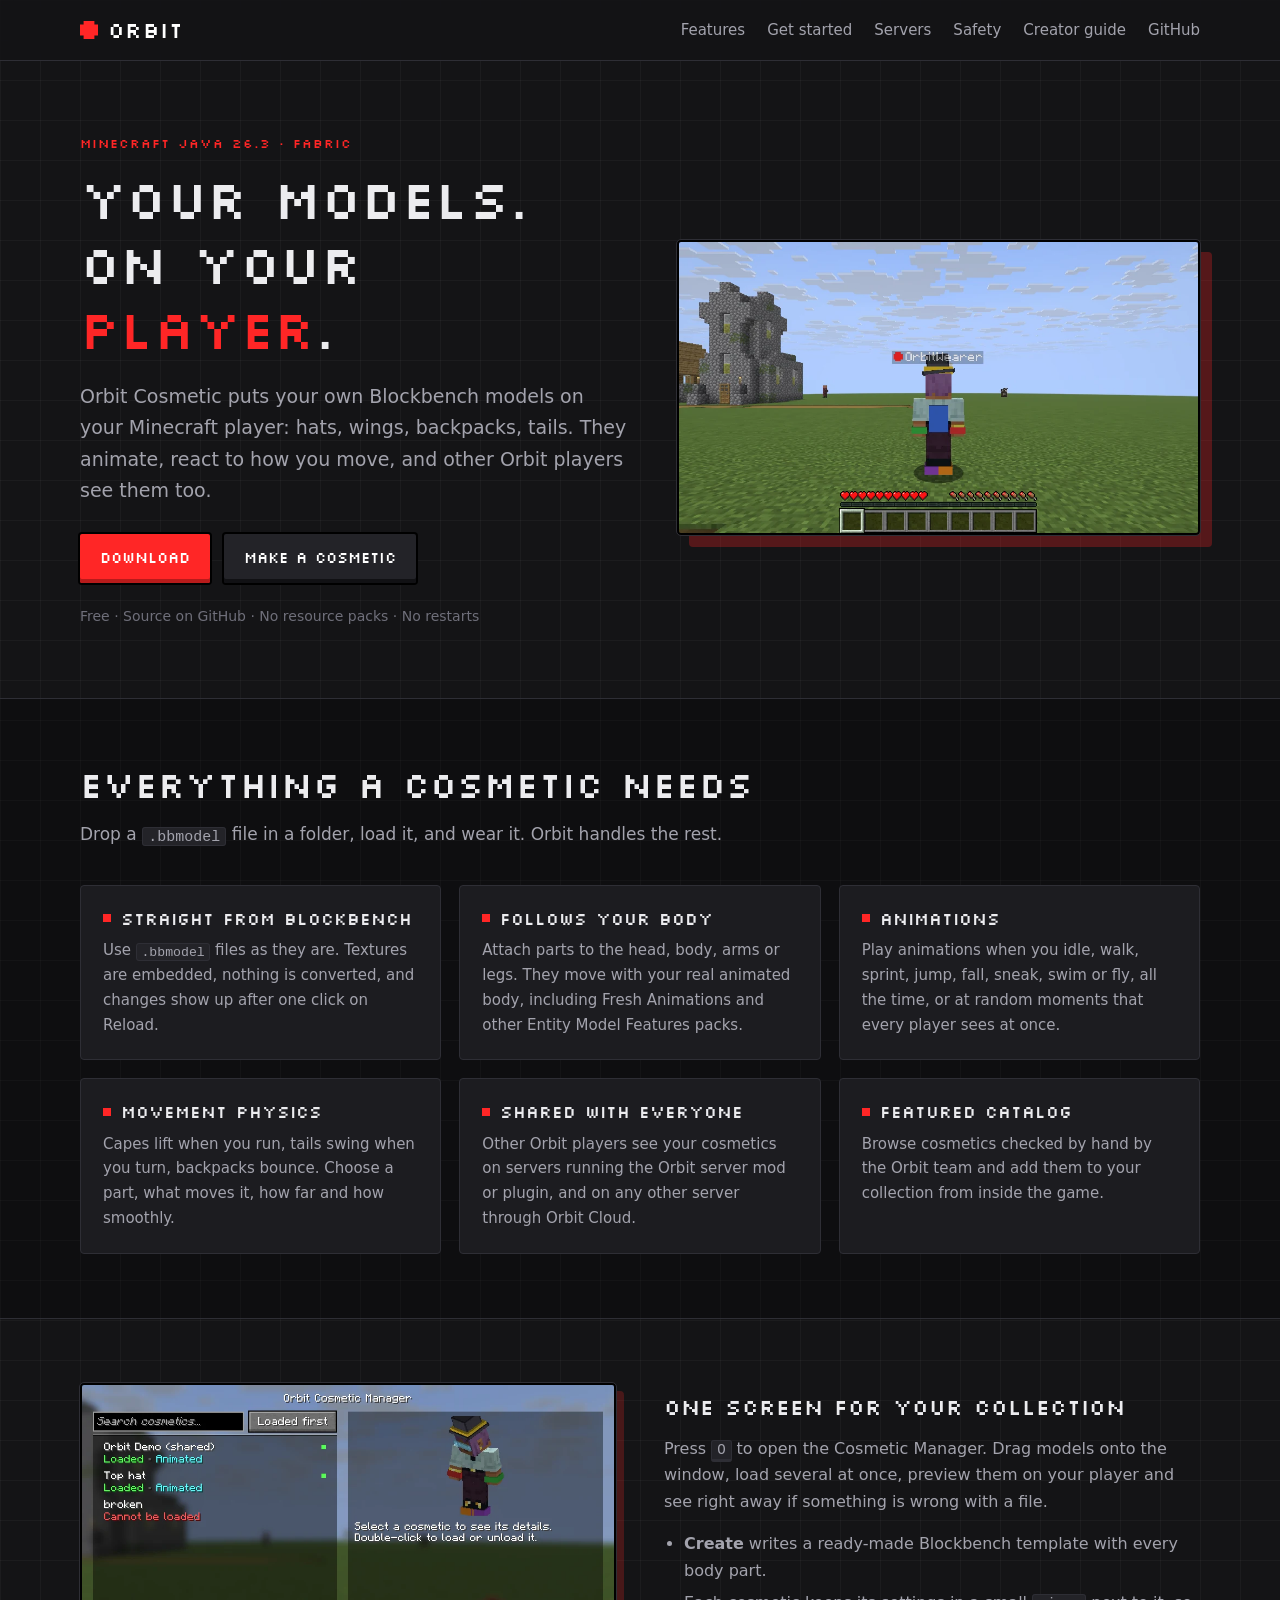
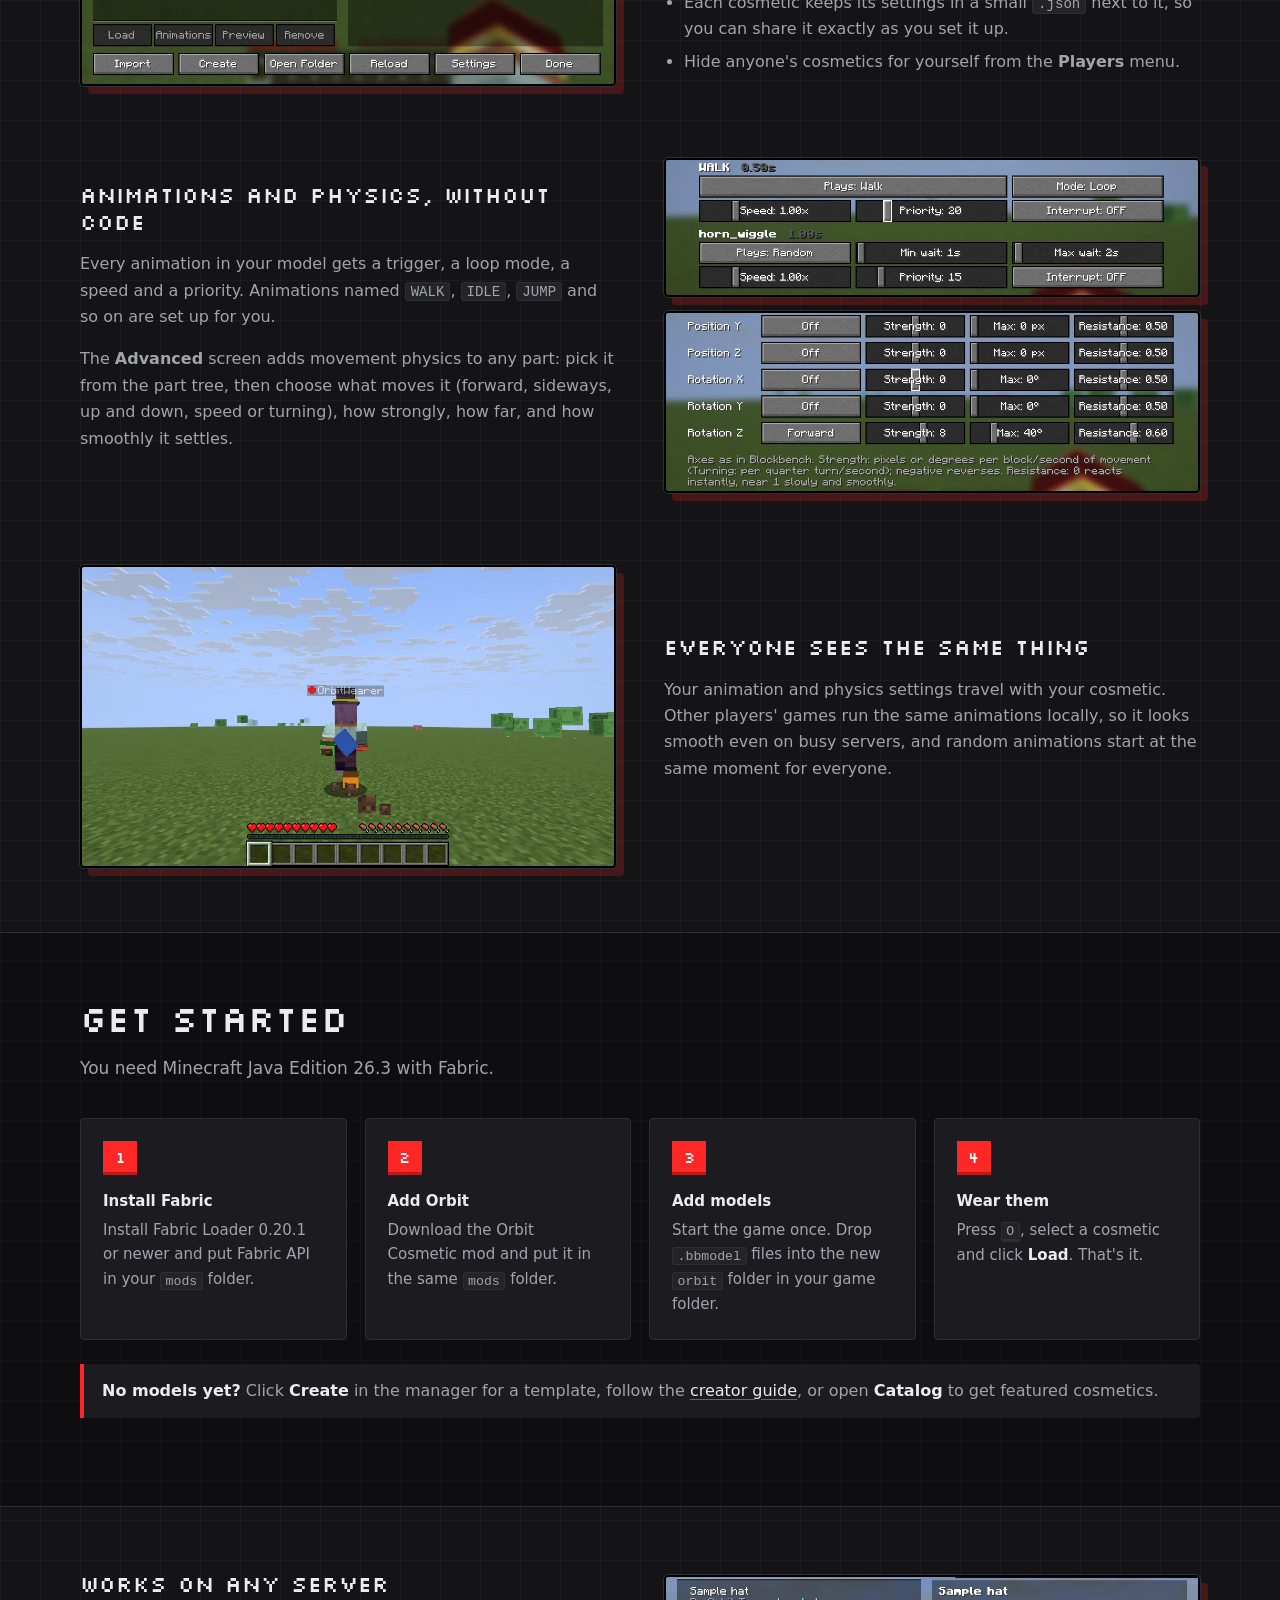
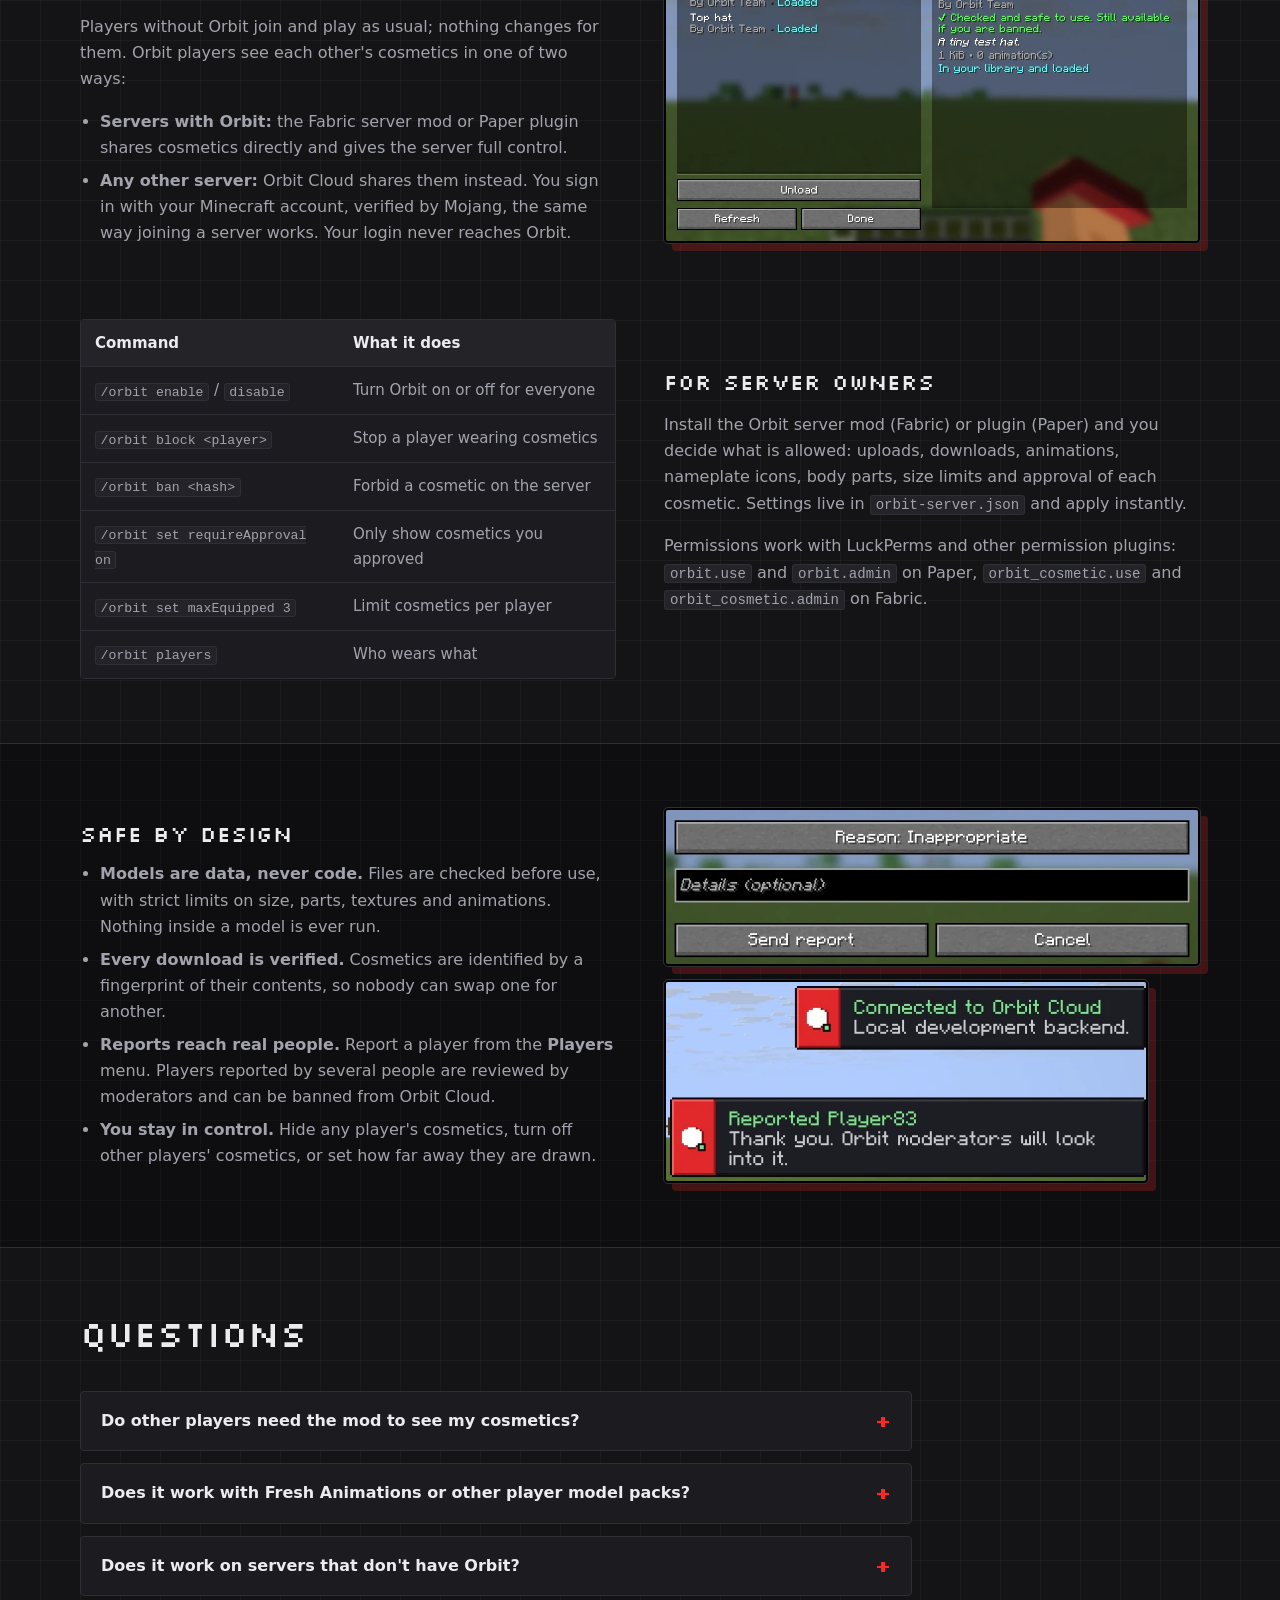
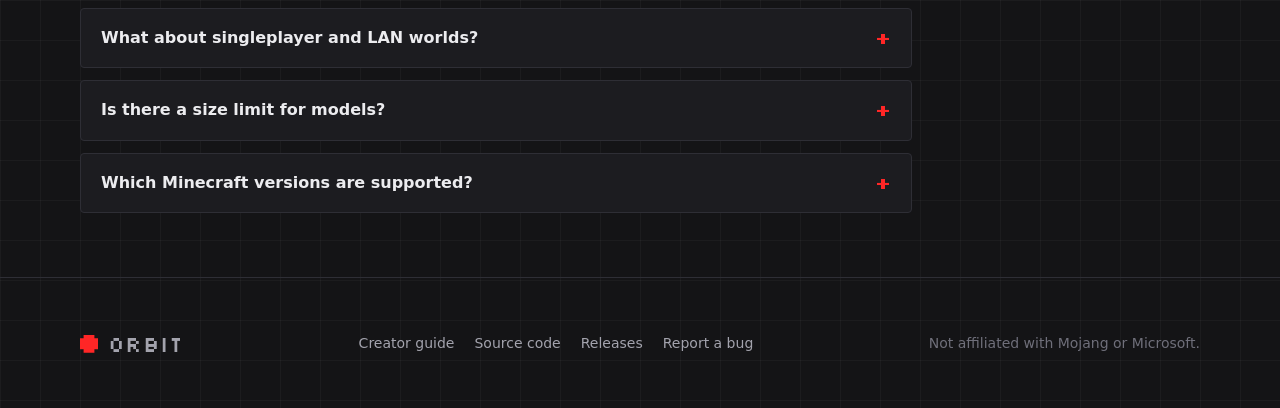
<file: website/index.html>
<!doctype html>
<html lang="en">
<head>
	<meta charset="utf-8">
	<meta name="viewport" content="width=device-width, initial-scale=1">
	<title>Orbit Cosmetic – Blockbench cosmetics for Minecraft</title>
	<meta name="description" content="Wear your own Blockbench cosmetics in Minecraft Java 26.3: animated, physics-driven, and shared with other players. Fabric mod with a Fabric server mod and Paper plugin.">
	<meta name="theme-color" content="#141416">
	<link rel="canonical" href="https://orbitcosmetics.qd.je/">
	<meta property="og:type" content="website">
	<meta property="og:title" content="Orbit Cosmetic">
	<meta property="og:description" content="Wear your own Blockbench cosmetics in Minecraft: animated, physics-driven, and shared with other players.">
	<meta property="og:url" content="https://orbitcosmetics.qd.je/">
	<meta property="og:image" content="https://orbitcosmetics.qd.je/assets/img/social.png">
	<meta name="twitter:card" content="summary_large_image">
	<link rel="icon" type="image/png" sizes="32x32" href="assets/img/icon-32.png">
	<link rel="apple-touch-icon" href="assets/img/icon-180.png">
	<link rel="preconnect" href="https://fonts.googleapis.com">
	<link rel="preconnect" href="https://fonts.gstatic.com" crossorigin>
	<link rel="stylesheet" href="https://fonts.googleapis.com/css2?family=Silkscreen&display=swap">
	<link rel="stylesheet" href="assets/style.css">
</head>
<body>
	<header class="site-header">
		<div class="wrap">
			<a class="logo" href="./"><span class="dot" aria-hidden="true"></span>Orbit</a>
			<button class="nav-toggle" aria-expanded="false" aria-controls="nav">Menu</button>
			<nav class="nav" id="nav">
				<a href="#features">Features</a>
				<a href="#start">Get started</a>
				<a href="#servers">Servers</a>
				<a href="#safety">Safety</a>
				<a href="guide.html">Creator guide</a>
				<a href="https://github.com/ImNinnn/Orbit-Cosmetics">GitHub</a>
			</nav>
		</div>
	</header>

	<main>
		<section class="hero">
			<div class="wrap">
				<div>
					<p class="eyebrow">Minecraft Java 26.3 · Fabric</p>
					<h1>Your models.<br>On your <span class="accent">player</span>.</h1>
					<p class="lead">Orbit Cosmetic puts your own Blockbench models on your Minecraft player: hats, wings, backpacks, tails. They animate, react to how you move, and other Orbit players see them too.</p>
					<div class="button-row">
						<a class="button" href="https://github.com/ImNinnn/Orbit-Cosmetics/releases">Download</a>
						<a class="button secondary" href="guide.html">Make a cosmetic</a>
					</div>
					<p class="meta">Free · Source on GitHub · No resource packs · No restarts</p>
				</div>
				<img class="shot" src="assets/img/hero.webp" width="960" height="540" alt="A Minecraft player wearing a top hat, coloured gloves and boots made in Blockbench, with the Orbit dot before their name.">
			</div>
		</section>

		<section id="features" class="band">
			<div class="wrap">
				<div class="section-head">
					<h2>Everything a cosmetic needs</h2>
					<p>Drop a <code>.bbmodel</code> file in a folder, load it, and wear it. Orbit handles the rest.</p>
				</div>
				<div class="features">
					<div class="card">
						<h3>Straight from Blockbench</h3>
						<p>Use <code>.bbmodel</code> files as they are. Textures are embedded, nothing is converted, and changes show up after one click on Reload.</p>
					</div>
					<div class="card">
						<h3>Follows your body</h3>
						<p>Attach parts to the head, body, arms or legs. They move with your real animated body, including Fresh Animations and other Entity Model Features packs.</p>
					</div>
					<div class="card">
						<h3>Animations</h3>
						<p>Play animations when you idle, walk, sprint, jump, fall, sneak, swim or fly, all the time, or at random moments that every player sees at once.</p>
					</div>
					<div class="card">
						<h3>Movement physics</h3>
						<p>Capes lift when you run, tails swing when you turn, backpacks bounce. Choose a part, what moves it, how far and how smoothly.</p>
					</div>
					<div class="card">
						<h3>Shared with everyone</h3>
						<p>Other Orbit players see your cosmetics on servers running the Orbit server mod or plugin, and on any other server through Orbit Cloud.</p>
					</div>
					<div class="card">
						<h3>Featured catalog</h3>
						<p>Browse cosmetics checked by hand by the Orbit team and add them to your collection from inside the game.</p>
					</div>
				</div>
			</div>
		</section>

		<section>
			<div class="wrap">
				<div class="split">
					<img class="shot" src="assets/img/manager.webp" width="960" height="540" loading="lazy" alt="The Orbit Cosmetic Manager: a list of cosmetics with their status, and a live preview of the player.">
					<div>
						<h3>One screen for your collection</h3>
						<p>Press <kbd>O</kbd> to open the Cosmetic Manager. Drag models onto the window, load several at once, preview them on your player and see right away if something is wrong with a file.</p>
						<ul>
							<li><strong>Create</strong> writes a ready-made Blockbench template with every body part.</li>
							<li>Each cosmetic keeps its settings in a small <code>.json</code> next to it, so you can share it exactly as you set it up.</li>
							<li>Hide anyone's cosmetics for yourself from the <strong>Players</strong> menu.</li>
						</ul>
					</div>
				</div>
				<div class="split flip">
					<div class="stack">
						<img class="shot" src="assets/img/animations.webp" width="960" height="244" loading="lazy" alt="Animation settings: a walk animation set to play while walking, and a random animation with a wait of one to two seconds.">
						<img class="shot" src="assets/img/physics.webp" width="960" height="320" loading="lazy" alt="Physics settings for a part: rotation Z moves with forward speed, strength 8, maximum 40 degrees, resistance 0.6.">
					</div>
					<div>
						<h3>Animations and physics, without code</h3>
						<p>Every animation in your model gets a trigger, a loop mode, a speed and a priority. Animations named <code>WALK</code>, <code>IDLE</code>, <code>JUMP</code> and so on are set up for you.</p>
						<p>The <strong>Advanced</strong> screen adds movement physics to any part: pick it from the part tree, then choose what moves it (forward, sideways, up and down, speed or turning), how strongly, how far, and how smoothly it settles.</p>
					</div>
				</div>
				<div class="split">
					<img class="shot" src="assets/img/physics-running.webp" width="960" height="540" loading="lazy" alt="A player running away from the camera; their backpack tilts with the movement.">
					<div>
						<h3>Everyone sees the same thing</h3>
						<p>Your animation and physics settings travel with your cosmetic. Other players' games run the same animations locally, so it looks smooth even on busy servers, and random animations start at the same moment for everyone.</p>
					</div>
				</div>
			</div>
		</section>

		<section id="start" class="band">
			<div class="wrap">
				<div class="section-head">
					<h2>Get started</h2>
					<p>You need Minecraft Java Edition 26.3 with Fabric.</p>
				</div>
				<ol class="steps">
					<li><strong>Install Fabric</strong>Install Fabric Loader 0.20.1 or newer and put Fabric API in your <code>mods</code> folder.</li>
					<li><strong>Add Orbit</strong>Download the Orbit Cosmetic mod and put it in the same <code>mods</code> folder.</li>
					<li><strong>Add models</strong>Start the game once. Drop <code>.bbmodel</code> files into the new <code>orbit</code> folder in your game folder.</li>
					<li><strong>Wear them</strong>Press <kbd>O</kbd>, select a cosmetic and click <strong>Load</strong>. That's it.</li>
				</ol>
				<div class="note"><strong>No models yet?</strong> Click <strong>Create</strong> in the manager for a template, follow the <a href="guide.html">creator guide</a>, or open <strong>Catalog</strong> to get featured cosmetics.</div>
			</div>
		</section>

		<section id="servers">
			<div class="wrap">
				<div class="split flip">
					<img class="shot" src="assets/img/catalog.webp" width="960" height="478" loading="lazy" alt="The Featured Catalog in game, with a sample hat that is checked and safe to use, and a notification that it was downloaded.">
					<div>
						<h3>Works on any server</h3>
						<p>Players without Orbit join and play as usual; nothing changes for them. Orbit players see each other's cosmetics in one of two ways:</p>
						<ul>
							<li><strong>Servers with Orbit:</strong> the Fabric server mod or Paper plugin shares cosmetics directly and gives the server full control.</li>
							<li><strong>Any other server:</strong> Orbit Cloud shares them instead. You sign in with your Minecraft account, verified by Mojang, the same way joining a server works. Your login never reaches Orbit.</li>
						</ul>
					</div>
				</div>
				<div class="split">
					<div class="table-wrap">
						<table>
							<thead><tr><th>Command</th><th>What it does</th></tr></thead>
							<tbody>
								<tr><td><code>/orbit enable</code> / <code>disable</code></td><td>Turn Orbit on or off for everyone</td></tr>
								<tr><td><code>/orbit block &lt;player&gt;</code></td><td>Stop a player wearing cosmetics</td></tr>
								<tr><td><code>/orbit ban &lt;hash&gt;</code></td><td>Forbid a cosmetic on the server</td></tr>
								<tr><td><code>/orbit set requireApproval on</code></td><td>Only show cosmetics you approved</td></tr>
								<tr><td><code>/orbit set maxEquipped 3</code></td><td>Limit cosmetics per player</td></tr>
								<tr><td><code>/orbit players</code></td><td>Who wears what</td></tr>
							</tbody>
						</table>
					</div>
					<div>
						<h3>For server owners</h3>
						<p>Install the Orbit server mod (Fabric) or plugin (Paper) and you decide what is allowed: uploads, downloads, animations, nameplate icons, body parts, size limits and approval of each cosmetic. Settings live in <code>orbit-server.json</code> and apply instantly.</p>
						<p>Permissions work with LuckPerms and other permission plugins: <code>orbit.use</code> and <code>orbit.admin</code> on Paper, <code>orbit_cosmetic.use</code> and <code>orbit_cosmetic.admin</code> on Fabric.</p>
					</div>
				</div>
			</div>
		</section>

		<section id="safety" class="band">
			<div class="wrap">
				<div class="split">
					<div>
						<h3>Safe by design</h3>
						<ul>
							<li><strong>Models are data, never code.</strong> Files are checked before use, with strict limits on size, parts, textures and animations. Nothing inside a model is ever run.</li>
							<li><strong>Every download is verified.</strong> Cosmetics are identified by a fingerprint of their contents, so nobody can swap one for another.</li>
							<li><strong>Reports reach real people.</strong> Report a player from the <strong>Players</strong> menu. Players reported by several people are reviewed by moderators and can be banned from Orbit Cloud.</li>
							<li><strong>You stay in control.</strong> Hide any player's cosmetics, turn off other players' cosmetics, or set how far away they are drawn.</li>
						</ul>
					</div>
					<div class="stack">
						<img class="shot" src="assets/img/report.webp" width="620" height="180" loading="lazy" alt="The report screen with a reason, an optional details field and a Send report button.">
						<img class="shot" src="assets/img/notifications.webp" width="484" height="200" loading="lazy" alt="Orbit notifications: Connected to Orbit Cloud, and Reported Player83, thank you.">
					</div>
				</div>
			</div>
		</section>

		<section id="faq">
			<div class="wrap">
				<div class="section-head">
					<h2>Questions</h2>
				</div>
				<div class="faq">
					<details>
						<summary>Do other players need the mod to see my cosmetics?</summary>
						<p>Yes. Cosmetics are drawn by the Orbit mod, so only players who have it see them. Players without it play normally and are never sent anything.</p>
					</details>
					<details>
						<summary>Does it work with Fresh Animations or other player model packs?</summary>
						<p>Yes. By default cosmetics follow the animated model that is actually drawn, including Entity Model Features packs such as Fresh Animations. You can switch to the plain vanilla model in Settings.</p>
					</details>
					<details>
						<summary>Does it work on servers that don't have Orbit?</summary>
						<p>Yes, through Orbit Cloud, as long as you play with a real Minecraft account. With an offline account you can see other players' cosmetics, but yours aren't shared.</p>
					</details>
					<details>
						<summary>What about singleplayer and LAN worlds?</summary>
						<p>You always see your own cosmetics. When you open a world to LAN (or share it with e4mc or World Host), Orbit players who join see each other through Orbit Cloud.</p>
					</details>
					<details>
						<summary>Is there a size limit for models?</summary>
						<p>Yes, to keep everyone's game fast: by default 2 MiB per file, 6,144 faces, 8 textures up to 512×512 and 32 animations. Servers can set lower limits. The <a href="guide.html#limits">creator guide</a> lists them all.</p>
					</details>
					<details>
						<summary>Which Minecraft versions are supported?</summary>
						<p>Minecraft Java Edition 26.3 with Fabric Loader 0.20.1+ and Fabric API. The server plugin runs on Paper 26.3.</p>
					</details>
				</div>
			</div>
		</section>
	</main>

	<footer class="site-footer">
		<div class="wrap">
			<a class="logo" href="./"><span class="dot" aria-hidden="true"></span>Orbit</a>
			<nav>
				<a href="guide.html">Creator guide</a>
				<a href="https://github.com/ImNinnn/Orbit-Cosmetics">Source code</a>
				<a href="https://github.com/ImNinnn/Orbit-Cosmetics/releases">Releases</a>
				<a href="https://github.com/ImNinnn/Orbit-Cosmetics/issues">Report a bug</a>
			</nav>
			<p>Not affiliated with Mojang or Microsoft.</p>
		</div>
	</footer>

	<script src="assets/site.js" defer></script>
</body>
</html>
</file>
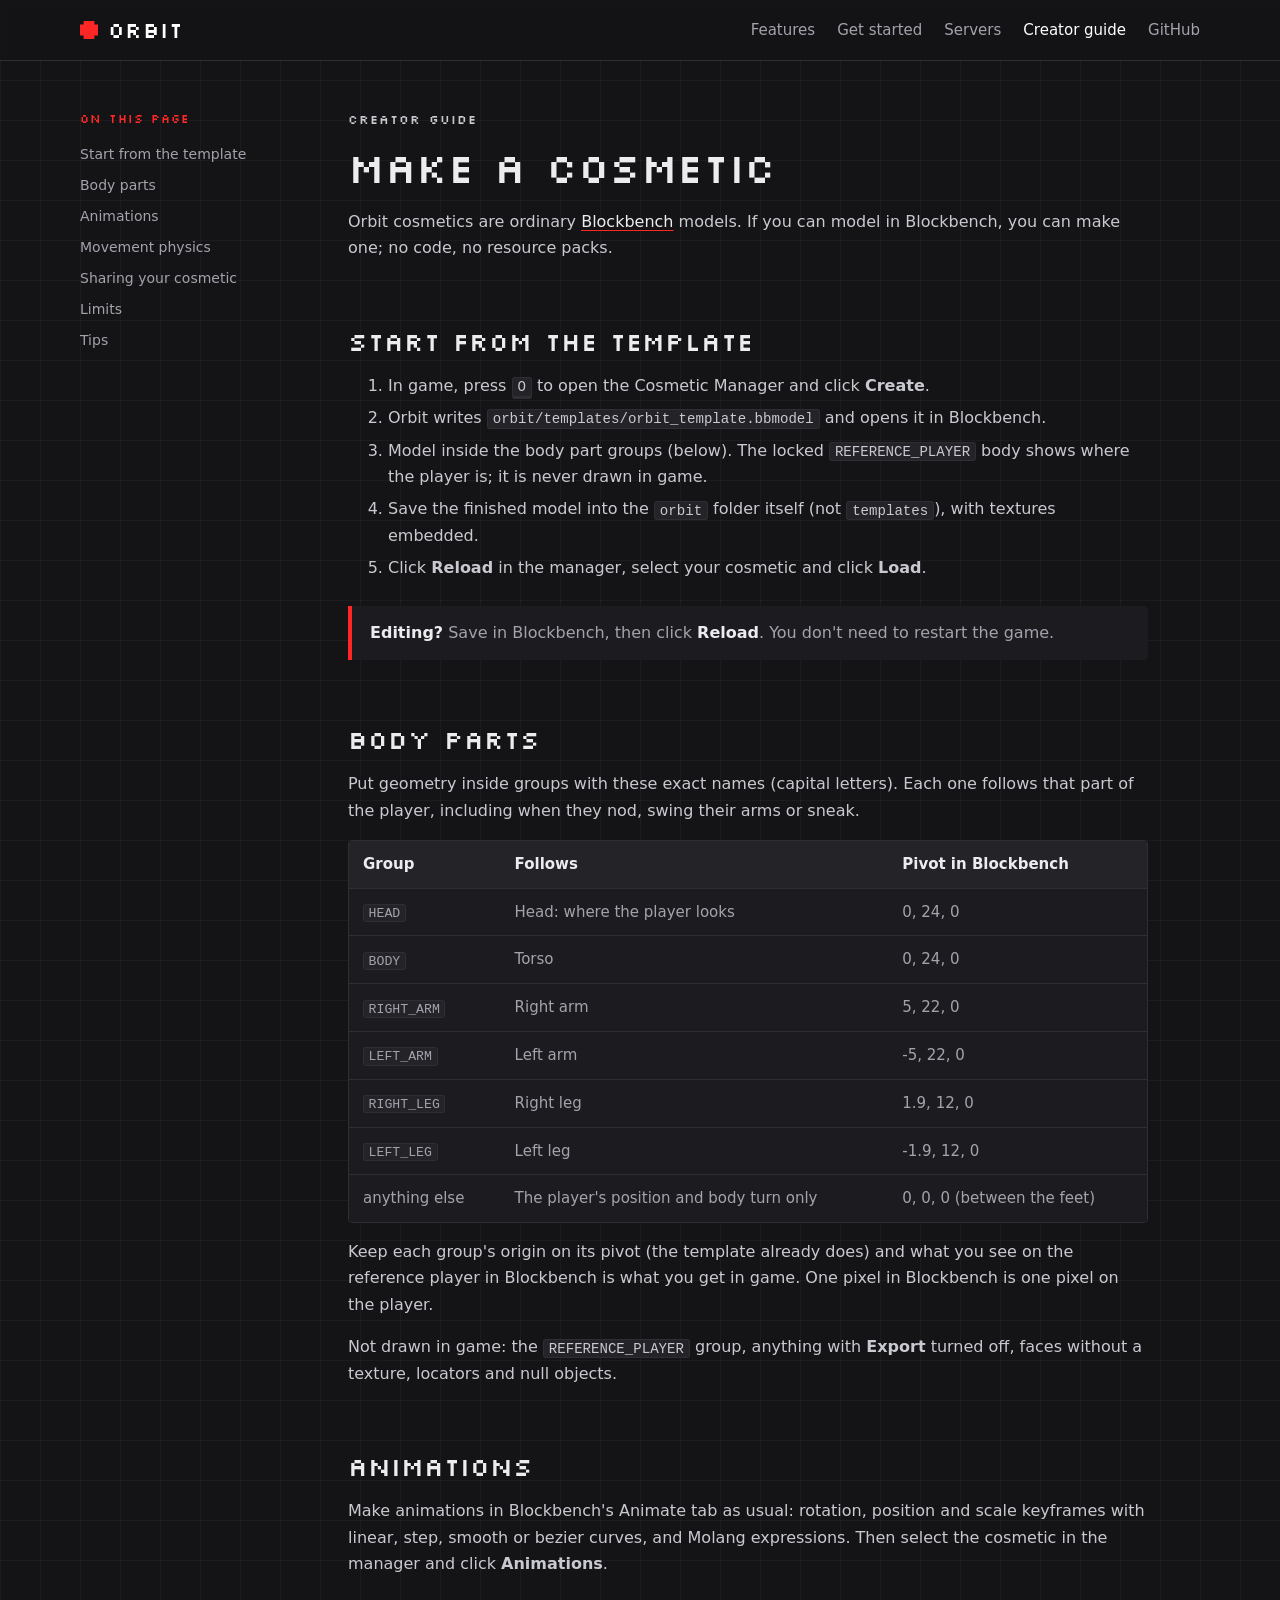
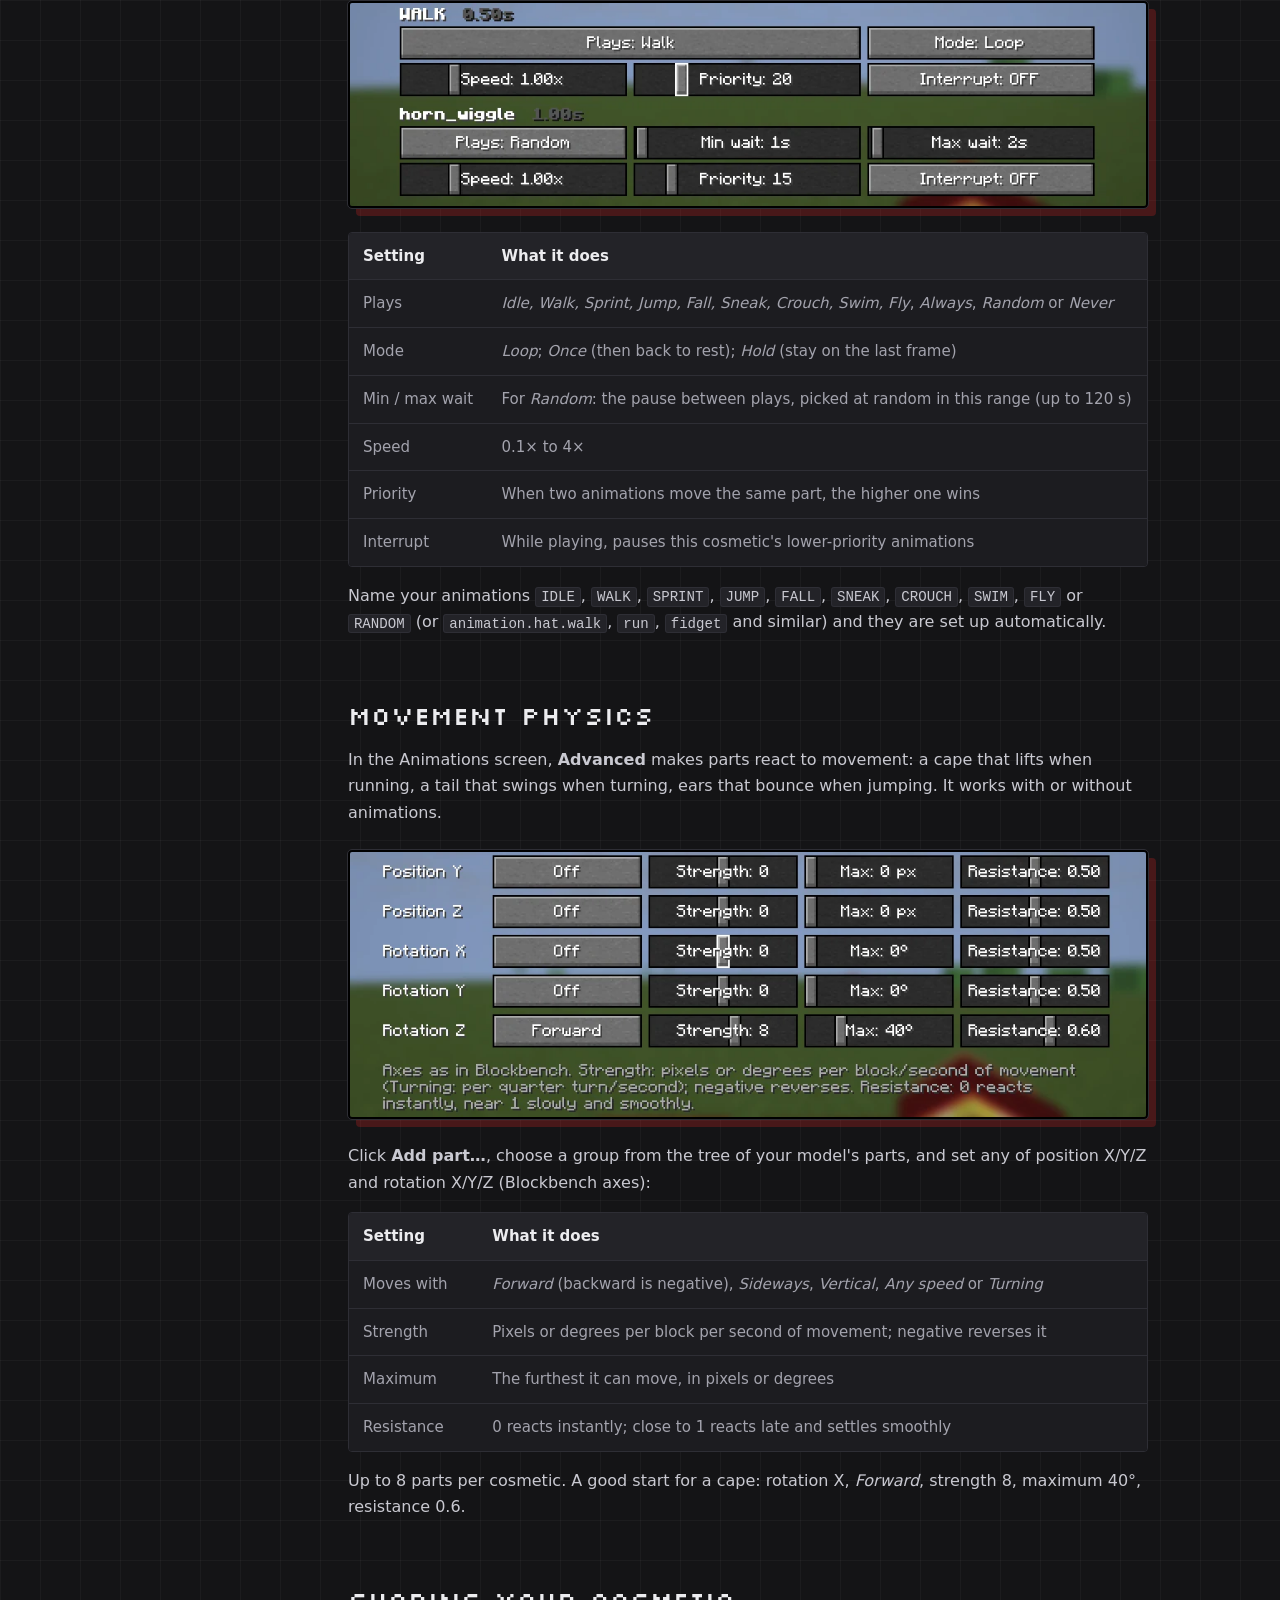
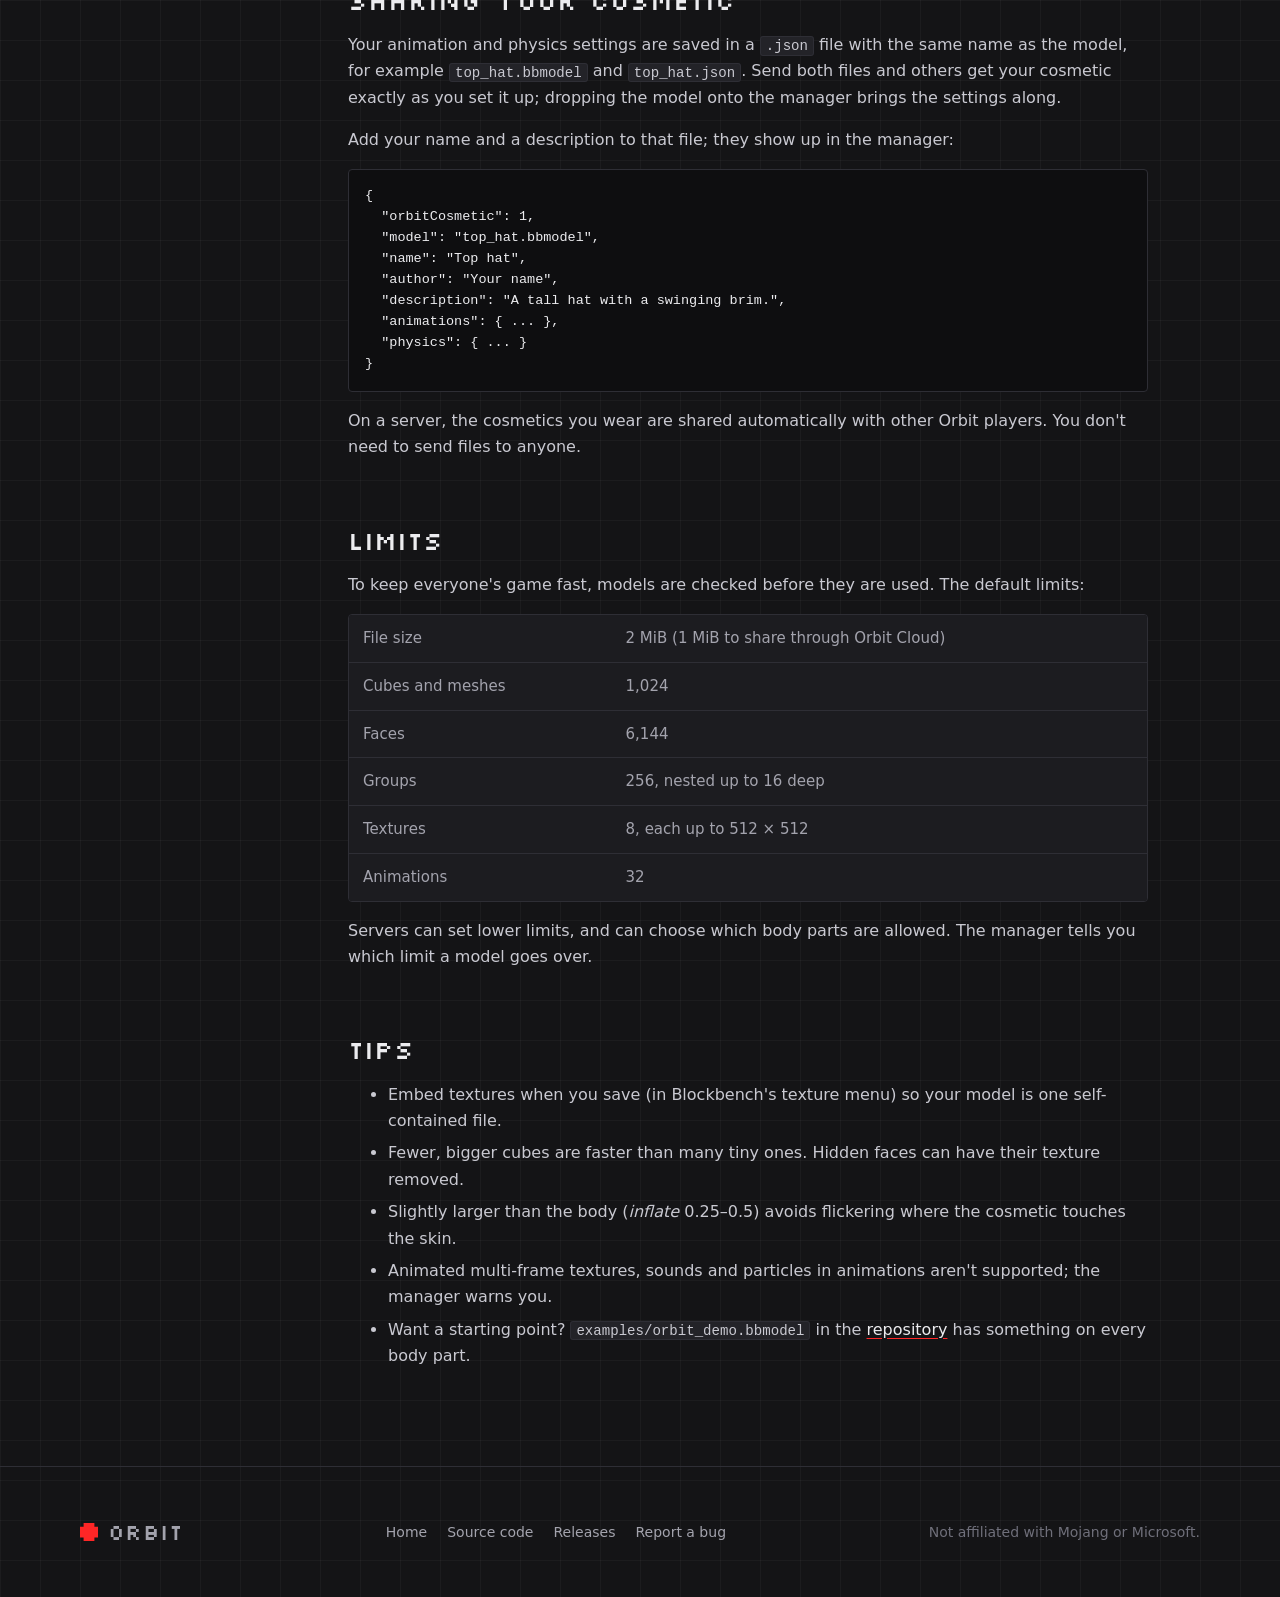
<file: website/guide.html>
<!doctype html>
<html lang="en">
<head>
	<meta charset="utf-8">
	<meta name="viewport" content="width=device-width, initial-scale=1">
	<title>Creator guide – Orbit Cosmetic</title>
	<meta name="description" content="How to make Orbit cosmetics in Blockbench: body part groups, animations, movement physics, sharing settings and limits.">
	<meta name="theme-color" content="#141416">
	<link rel="canonical" href="https://orbitcosmetics.qd.je/guide.html">
	<meta property="og:title" content="Orbit Cosmetic creator guide">
	<meta property="og:description" content="Make your own Minecraft cosmetics in Blockbench.">
	<meta property="og:image" content="https://orbitcosmetics.qd.je/assets/img/social.png">
	<link rel="icon" type="image/png" sizes="32x32" href="assets/img/icon-32.png">
	<link rel="apple-touch-icon" href="assets/img/icon-180.png">
	<link rel="preconnect" href="https://fonts.googleapis.com">
	<link rel="preconnect" href="https://fonts.gstatic.com" crossorigin>
	<link rel="stylesheet" href="https://fonts.googleapis.com/css2?family=Silkscreen&display=swap">
	<link rel="stylesheet" href="assets/style.css">
</head>
<body>
	<header class="site-header">
		<div class="wrap">
			<a class="logo" href="./"><span class="dot" aria-hidden="true"></span>Orbit</a>
			<button class="nav-toggle" aria-expanded="false" aria-controls="nav">Menu</button>
			<nav class="nav" id="nav">
				<a href="./#features">Features</a>
				<a href="./#start">Get started</a>
				<a href="./#servers">Servers</a>
				<a href="guide.html" aria-current="page">Creator guide</a>
				<a href="https://github.com/ImNinnn/Orbit-Cosmetics">GitHub</a>
			</nav>
		</div>
	</header>

	<main class="wrap doc">
		<aside class="toc">
			<p>On this page</p>
			<a href="#template">Start from the template</a>
			<a href="#parts">Body parts</a>
			<a href="#animations">Animations</a>
			<a href="#physics">Movement physics</a>
			<a href="#sharing">Sharing your cosmetic</a>
			<a href="#limits">Limits</a>
			<a href="#tips">Tips</a>
		</aside>

		<article class="prose">
			<p class="eyebrow">Creator guide</p>
			<h1>Make a cosmetic</h1>
			<p>Orbit cosmetics are ordinary <a href="https://www.blockbench.net/">Blockbench</a> models. If you can model in Blockbench, you can make one; no code, no resource packs.</p>

			<h2 id="template">Start from the template</h2>
			<ol>
				<li>In game, press <kbd>O</kbd> to open the Cosmetic Manager and click <strong>Create</strong>.</li>
				<li>Orbit writes <code>orbit/templates/orbit_template.bbmodel</code> and opens it in Blockbench.</li>
				<li>Model inside the body part groups (below). The locked <code>REFERENCE_PLAYER</code> body shows where the player is; it is never drawn in game.</li>
				<li>Save the finished model into the <code>orbit</code> folder itself (not <code>templates</code>), with textures embedded.</li>
				<li>Click <strong>Reload</strong> in the manager, select your cosmetic and click <strong>Load</strong>.</li>
			</ol>
			<div class="note"><strong>Editing?</strong> Save in Blockbench, then click <strong>Reload</strong>. You don't need to restart the game.</div>

			<h2 id="parts">Body parts</h2>
			<p>Put geometry inside groups with these exact names (capital letters). Each one follows that part of the player, including when they nod, swing their arms or sneak.</p>
			<div class="table-wrap">
				<table>
					<thead><tr><th>Group</th><th>Follows</th><th>Pivot in Blockbench</th></tr></thead>
					<tbody>
						<tr><td><code>HEAD</code></td><td>Head: where the player looks</td><td>0, 24, 0</td></tr>
						<tr><td><code>BODY</code></td><td>Torso</td><td>0, 24, 0</td></tr>
						<tr><td><code>RIGHT_ARM</code></td><td>Right arm</td><td>5, 22, 0</td></tr>
						<tr><td><code>LEFT_ARM</code></td><td>Left arm</td><td>-5, 22, 0</td></tr>
						<tr><td><code>RIGHT_LEG</code></td><td>Right leg</td><td>1.9, 12, 0</td></tr>
						<tr><td><code>LEFT_LEG</code></td><td>Left leg</td><td>-1.9, 12, 0</td></tr>
						<tr><td>anything else</td><td>The player's position and body turn only</td><td>0, 0, 0 (between the feet)</td></tr>
					</tbody>
				</table>
			</div>
			<p>Keep each group's origin on its pivot (the template already does) and what you see on the reference player in Blockbench is what you get in game. One pixel in Blockbench is one pixel on the player.</p>
			<p>Not drawn in game: the <code>REFERENCE_PLAYER</code> group, anything with <strong>Export</strong> turned off, faces without a texture, locators and null objects.</p>

			<h2 id="animations">Animations</h2>
			<p>Make animations in Blockbench's Animate tab as usual: rotation, position and scale keyframes with linear, step, smooth or bezier curves, and Molang expressions. Then select the cosmetic in the manager and click <strong>Animations</strong>.</p>
			<img class="shot" src="assets/img/animations.webp" width="960" height="244" loading="lazy" alt="Animation settings in game for a walk animation and a random animation.">
			<div class="table-wrap">
				<table>
					<thead><tr><th>Setting</th><th>What it does</th></tr></thead>
					<tbody>
						<tr><td>Plays</td><td><em>Idle, Walk, Sprint, Jump, Fall, Sneak, Crouch, Swim, Fly</em>, <em>Always</em>, <em>Random</em> or <em>Never</em></td></tr>
						<tr><td>Mode</td><td><em>Loop</em>; <em>Once</em> (then back to rest); <em>Hold</em> (stay on the last frame)</td></tr>
						<tr><td>Min / max wait</td><td>For <em>Random</em>: the pause between plays, picked at random in this range (up to 120 s)</td></tr>
						<tr><td>Speed</td><td>0.1× to 4×</td></tr>
						<tr><td>Priority</td><td>When two animations move the same part, the higher one wins</td></tr>
						<tr><td>Interrupt</td><td>While playing, pauses this cosmetic's lower-priority animations</td></tr>
					</tbody>
				</table>
			</div>
			<p>Name your animations <code>IDLE</code>, <code>WALK</code>, <code>SPRINT</code>, <code>JUMP</code>, <code>FALL</code>, <code>SNEAK</code>, <code>CROUCH</code>, <code>SWIM</code>, <code>FLY</code> or <code>RANDOM</code> (or <code>animation.hat.walk</code>, <code>run</code>, <code>fidget</code> and similar) and they are set up automatically.</p>

			<h2 id="physics">Movement physics</h2>
			<p>In the Animations screen, <strong>Advanced</strong> makes parts react to movement: a cape that lifts when running, a tail that swings when turning, ears that bounce when jumping. It works with or without animations.</p>
			<img class="shot" src="assets/img/physics.webp" width="960" height="320" loading="lazy" alt="Physics settings for one part in game.">
			<p>Click <strong>Add part…</strong>, choose a group from the tree of your model's parts, and set any of position X/Y/Z and rotation X/Y/Z (Blockbench axes):</p>
			<div class="table-wrap">
				<table>
					<thead><tr><th>Setting</th><th>What it does</th></tr></thead>
					<tbody>
						<tr><td>Moves with</td><td><em>Forward</em> (backward is negative), <em>Sideways</em>, <em>Vertical</em>, <em>Any speed</em> or <em>Turning</em></td></tr>
						<tr><td>Strength</td><td>Pixels or degrees per block per second of movement; negative reverses it</td></tr>
						<tr><td>Maximum</td><td>The furthest it can move, in pixels or degrees</td></tr>
						<tr><td>Resistance</td><td>0 reacts instantly; close to 1 reacts late and settles smoothly</td></tr>
					</tbody>
				</table>
			</div>
			<p>Up to 8 parts per cosmetic. A good start for a cape: rotation X, <em>Forward</em>, strength 8, maximum 40°, resistance 0.6.</p>

			<h2 id="sharing">Sharing your cosmetic</h2>
			<p>Your animation and physics settings are saved in a <code>.json</code> file with the same name as the model, for example <code>top_hat.bbmodel</code> and <code>top_hat.json</code>. Send both files and others get your cosmetic exactly as you set it up; dropping the model onto the manager brings the settings along.</p>
			<p>Add your name and a description to that file; they show up in the manager:</p>
			<pre><code>{
  "orbitCosmetic": 1,
  "model": "top_hat.bbmodel",
  "name": "Top hat",
  "author": "Your name",
  "description": "A tall hat with a swinging brim.",
  "animations": { ... },
  "physics": { ... }
}</code></pre>
			<p>On a server, the cosmetics you wear are shared automatically with other Orbit players. You don't need to send files to anyone.</p>

			<h2 id="limits">Limits</h2>
			<p>To keep everyone's game fast, models are checked before they are used. The default limits:</p>
			<div class="table-wrap">
				<table>
					<tbody>
						<tr><td>File size</td><td>2 MiB (1 MiB to share through Orbit Cloud)</td></tr>
						<tr><td>Cubes and meshes</td><td>1,024</td></tr>
						<tr><td>Faces</td><td>6,144</td></tr>
						<tr><td>Groups</td><td>256, nested up to 16 deep</td></tr>
						<tr><td>Textures</td><td>8, each up to 512 × 512</td></tr>
						<tr><td>Animations</td><td>32</td></tr>
					</tbody>
				</table>
			</div>
			<p>Servers can set lower limits, and can choose which body parts are allowed. The manager tells you which limit a model goes over.</p>

			<h2 id="tips">Tips</h2>
			<ul>
				<li>Embed textures when you save (in Blockbench's texture menu) so your model is one self-contained file.</li>
				<li>Fewer, bigger cubes are faster than many tiny ones. Hidden faces can have their texture removed.</li>
				<li>Slightly larger than the body (<em>inflate</em> 0.25–0.5) avoids flickering where the cosmetic touches the skin.</li>
				<li>Animated multi-frame textures, sounds and particles in animations aren't supported; the manager warns you.</li>
				<li>Want a starting point? <code>examples/orbit_demo.bbmodel</code> in the <a href="https://github.com/ImNinnn/Orbit-Cosmetics">repository</a> has something on every body part.</li>
			</ul>
		</article>
	</main>

	<footer class="site-footer">
		<div class="wrap">
			<a class="logo" href="./"><span class="dot" aria-hidden="true"></span>Orbit</a>
			<nav>
				<a href="./">Home</a>
				<a href="https://github.com/ImNinnn/Orbit-Cosmetics">Source code</a>
				<a href="https://github.com/ImNinnn/Orbit-Cosmetics/releases">Releases</a>
				<a href="https://github.com/ImNinnn/Orbit-Cosmetics/issues">Report a bug</a>
			</nav>
			<p>Not affiliated with Mojang or Microsoft.</p>
		</div>
	</footer>

	<script src="assets/site.js" defer></script>
</body>
</html>
</file>
<file: website/assets/style.css>
/* Orbit Cosmetic website. Dark grid, Orbit red, pixel headings. */

:root {
	--bg: #141416;
	--grid: rgba(255, 255, 255, 0.035);
	--panel: #1c1c20;
	--panel-2: #232328;
	--border: #2e2e35;
	--text: #ececef;
	--muted: #a3a3ad;
	--faint: #6f6f7a;
	--red: #ff2626;
	--red-dark: #b81b1b;
	--green: #7ce38b;
	--yellow: #ffcc4d;
	--pixel: "Silkscreen", ui-monospace, monospace;
	--body: system-ui, -apple-system, "Segoe UI", Roboto, "Helvetica Neue", Arial, sans-serif;
	--mono: ui-monospace, "SFMono-Regular", Menlo, Consolas, monospace;
	--radius: 4px;
	--max: 1120px;
	color-scheme: dark;
}

* {
	box-sizing: border-box;
}

html {
	scroll-behavior: smooth;
	scroll-padding-top: 72px;
}

body {
	margin: 0;
	background-color: var(--bg);
	background-image:
		linear-gradient(var(--grid) 1px, transparent 1px),
		linear-gradient(90deg, var(--grid) 1px, transparent 1px);
	background-size: 40px 40px;
	color: var(--text);
	font: 16px/1.65 var(--body);
	-webkit-font-smoothing: antialiased;
}

img {
	max-width: 100%;
	height: auto;
	display: block;
}

a {
	color: var(--text);
	text-decoration-color: var(--red);
	text-underline-offset: 3px;
}

a:hover {
	color: #fff;
}

code,
kbd {
	font-family: var(--mono);
	font-size: 0.88em;
	background: var(--panel-2);
	border: 1px solid var(--border);
	border-radius: 3px;
	padding: 0.05em 0.35em;
}

kbd {
	border-bottom-width: 3px;
}

pre {
	background: #0e0e10;
	border: 1px solid var(--border);
	border-radius: var(--radius);
	padding: 16px;
	overflow-x: auto;
	font: 13.5px/1.55 var(--mono);
}

pre code {
	background: none;
	border: 0;
	padding: 0;
	font-size: inherit;
}

.wrap {
	width: min(var(--max), 100% - 32px);
	margin-inline: auto;
}

/* ---------------------------------------------------------------- header */

.site-header {
	position: sticky;
	top: 0;
	z-index: 10;
	background: rgba(20, 20, 22, 0.88);
	backdrop-filter: blur(8px);
	border-bottom: 1px solid var(--border);
}

.site-header .wrap {
	display: flex;
	align-items: center;
	gap: 24px;
	height: 60px;
}

.logo {
	display: flex;
	align-items: center;
	gap: 10px;
	font-family: var(--pixel);
	font-size: 22px;
	text-decoration: none;
	color: #fff;
	letter-spacing: 0.02em;
}

.dot {
	width: 18px;
	height: 18px;
	background: var(--red);
	/* The pixel dot from the Orbit icon. */
	clip-path: polygon(20% 0, 80% 0, 80% 20%, 100% 20%, 100% 80%, 80% 80%, 80% 100%, 20% 100%, 20% 80%, 0 80%, 0 20%, 20% 20%);
	flex: none;
}

.nav {
	display: flex;
	gap: 22px;
	margin-left: auto;
	align-items: center;
}

.nav a {
	color: var(--muted);
	text-decoration: none;
	font-size: 15px;
}

.nav a:hover,
.nav a[aria-current="page"] {
	color: #fff;
}

.nav-toggle {
	display: none;
	margin-left: auto;
	background: none;
	border: 1px solid var(--border);
	color: var(--text);
	border-radius: var(--radius);
	padding: 6px 10px;
	font: inherit;
	cursor: pointer;
}

/* ---------------------------------------------------------------- buttons */

.button {
	display: inline-flex;
	align-items: center;
	gap: 10px;
	padding: 12px 20px;
	font-family: var(--pixel);
	font-size: 15px;
	text-decoration: none;
	color: #fff;
	background: var(--red);
	border: 0;
	border-radius: 2px;
	box-shadow: inset 0 -4px 0 var(--red-dark), 0 0 0 2px #000;
	transition: transform 0.08s ease, filter 0.15s ease;
}

.button:hover {
	color: #fff;
	filter: brightness(1.08);
	transform: translateY(-1px);
}

.button:active {
	transform: translateY(1px);
	box-shadow: inset 0 -2px 0 var(--red-dark), 0 0 0 2px #000;
}

.button.secondary {
	background: var(--panel-2);
	box-shadow: inset 0 -4px 0 #111114, 0 0 0 2px #000;
}

.button-row {
	display: flex;
	flex-wrap: wrap;
	gap: 14px;
	margin-top: 28px;
}

/* ---------------------------------------------------------------- hero */

.hero {
	padding: 72px 0 56px;
}

.hero .wrap {
	display: grid;
	grid-template-columns: 1.05fr 1fr;
	gap: 48px;
	align-items: center;
}

.eyebrow {
	font-family: var(--pixel);
	color: var(--red);
	font-size: 13px;
	letter-spacing: 0.08em;
	text-transform: uppercase;
	margin: 0 0 12px;
}

h1,
h2,
h3 {
	font-family: var(--pixel);
	font-weight: 400;
	line-height: 1.2;
	margin: 0;
}

h1 {
	font-size: clamp(34px, 5vw, 54px);
	letter-spacing: -0.01em;
}

h1 .accent {
	color: var(--red);
}

.lead {
	font-size: 19px;
	color: var(--muted);
	margin: 20px 0 0;
	max-width: 34em;
}

.meta {
	margin-top: 22px;
	font-size: 14px;
	color: var(--faint);
}

.shot {
	border: 2px solid #000;
	outline: 1px solid var(--border);
	border-radius: var(--radius);
	background: #000;
	box-shadow: 8px 8px 0 rgba(255, 38, 38, 0.22);
	image-rendering: auto;
}

.hero .shot {
	box-shadow: 12px 12px 0 rgba(255, 38, 38, 0.28);
}

/* ---------------------------------------------------------------- sections */

section {
	padding: 64px 0;
}

.section-head {
	max-width: 46em;
	margin-bottom: 36px;
}

.section-head h2 {
	font-size: clamp(26px, 3.4vw, 36px);
}

.section-head p {
	color: var(--muted);
	margin: 14px 0 0;
	font-size: 17px;
}

.band {
	background: rgba(0, 0, 0, 0.28);
	border-block: 1px solid var(--border);
}

.features {
	display: grid;
	grid-template-columns: repeat(3, 1fr);
	gap: 18px;
}

.card {
	background: var(--panel);
	border: 1px solid var(--border);
	border-radius: var(--radius);
	padding: 22px;
}

.card h3 {
	font-size: 17px;
	display: flex;
	align-items: center;
	gap: 10px;
}

.card h3::before {
	content: "";
	width: 8px;
	height: 8px;
	background: var(--red);
	flex: none;
}

.card p {
	color: var(--muted);
	margin: 10px 0 0;
	font-size: 15px;
}

.split {
	display: grid;
	grid-template-columns: 1fr 1fr;
	gap: 48px;
	align-items: center;
}

.split + .split {
	margin-top: 72px;
}

.split.flip > :first-child {
	order: 2;
}

.split h3 {
	font-size: 22px;
}

.split p,
.split li {
	color: var(--muted);
}

.split ul {
	padding-left: 20px;
	margin: 14px 0 0;
}

.split li + li {
	margin-top: 6px;
}

.stack {
	display: grid;
	gap: 14px;
}

.steps {
	counter-reset: step;
	display: grid;
	grid-template-columns: repeat(4, 1fr);
	gap: 18px;
	list-style: none;
	padding: 0;
	margin: 0;
}

.steps li {
	counter-increment: step;
	background: var(--panel);
	border: 1px solid var(--border);
	border-radius: var(--radius);
	padding: 22px;
	color: var(--muted);
	font-size: 15px;
}

.steps li::before {
	content: counter(step);
	display: grid;
	place-items: center;
	width: 34px;
	height: 34px;
	margin-bottom: 14px;
	font-family: var(--pixel);
	color: #fff;
	background: var(--red);
	box-shadow: inset 0 -3px 0 var(--red-dark);
}

.steps strong {
	color: var(--text);
}

.steps li > strong:first-child {
	display: block;
	margin-bottom: 4px;
}

.table-wrap {
	overflow-x: auto;
	border: 1px solid var(--border);
	border-radius: var(--radius);
}

table {
	width: 100%;
	border-collapse: collapse;
	font-size: 15px;
	background: var(--panel);
}

th,
td {
	text-align: left;
	padding: 11px 14px;
	border-bottom: 1px solid var(--border);
	vertical-align: top;
}

th {
	font-weight: 600;
	color: var(--text);
	background: var(--panel-2);
}

td {
	color: var(--muted);
}

tr:last-child td {
	border-bottom: 0;
}

.note {
	border-left: 4px solid var(--red);
	background: var(--panel);
	padding: 14px 18px;
	border-radius: 0 var(--radius) var(--radius) 0;
	color: var(--muted);
	margin: 24px 0;
}

.note strong {
	color: var(--text);
}

/* ---------------------------------------------------------------- FAQ */

.faq {
	display: grid;
	gap: 12px;
	max-width: 52em;
}

.faq details {
	background: var(--panel);
	border: 1px solid var(--border);
	border-radius: var(--radius);
	padding: 0 20px;
}

.faq summary {
	cursor: pointer;
	padding: 16px 0;
	font-weight: 600;
	list-style: none;
	display: flex;
	justify-content: space-between;
	gap: 16px;
}

.faq summary::-webkit-details-marker {
	display: none;
}

.faq summary::after {
	content: "+";
	font-family: var(--pixel);
	color: var(--red);
}

.faq details[open] summary::after {
	content: "−";
}

.faq details p {
	color: var(--muted);
	margin: 0 0 18px;
}

/* ---------------------------------------------------------------- guide page */

.doc {
	display: grid;
	grid-template-columns: 220px 1fr;
	gap: 48px;
	padding: 48px 0 80px;
}

.toc {
	position: sticky;
	top: 84px;
	align-self: start;
	font-size: 14px;
}

.toc p {
	font-family: var(--pixel);
	color: var(--red);
	margin: 0 0 10px;
	font-size: 12px;
	letter-spacing: 0.08em;
	text-transform: uppercase;
}

.toc a {
	display: block;
	color: var(--muted);
	text-decoration: none;
	padding: 4px 0;
}

.toc a:hover {
	color: #fff;
}

.prose {
	min-width: 0;
	max-width: 50em;
}

.prose h1 {
	font-size: clamp(30px, 4vw, 42px);
}

.prose h2 {
	font-size: 26px;
	margin: 56px 0 14px;
	padding-top: 8px;
}

.prose h3 {
	font-size: 18px;
	margin: 32px 0 10px;
}

.prose p,
.prose li {
	color: #c9c9d1;
}

.prose li + li {
	margin-top: 6px;
}

.prose .shot {
	margin: 24px 0;
}

/* ---------------------------------------------------------------- footer */

.site-footer {
	border-top: 1px solid var(--border);
	padding: 40px 0;
	color: var(--faint);
	font-size: 14px;
}

.site-footer .wrap {
	display: flex;
	flex-wrap: wrap;
	gap: 16px 32px;
	align-items: center;
	justify-content: space-between;
}

.site-footer nav {
	display: flex;
	flex-wrap: wrap;
	gap: 20px;
}

.site-footer a {
	color: var(--muted);
	text-decoration: none;
}

.site-footer a:hover {
	color: #fff;
}

/* ---------------------------------------------------------------- small screens */

@media (max-width: 900px) {
	.hero .wrap,
	.split {
		grid-template-columns: 1fr;
	}

	.split.flip > :first-child {
		order: 0;
	}

	.features {
		grid-template-columns: 1fr 1fr;
	}

	.steps {
		grid-template-columns: 1fr 1fr;
	}

	.doc {
		grid-template-columns: 1fr;
	}

	.toc {
		position: static;
		border: 1px solid var(--border);
		background: var(--panel);
		border-radius: var(--radius);
		padding: 16px;
	}
}

@media (max-width: 720px) {
	.nav-toggle {
		display: block;
	}

	.nav {
		display: none;
		position: absolute;
		top: 60px;
		left: 0;
		right: 0;
		flex-direction: column;
		align-items: flex-start;
		gap: 0;
		padding: 8px 16px 16px;
		background: var(--bg);
		border-bottom: 1px solid var(--border);
	}

	.nav.open {
		display: flex;
	}

	.nav a {
		padding: 10px 0;
		width: 100%;
	}

	.features,
	.steps {
		grid-template-columns: 1fr;
	}

	.shot,
	.hero .shot {
		box-shadow: 5px 5px 0 rgba(255, 38, 38, 0.25);
	}

	.hero {
		padding-top: 44px;
	}

	section {
		padding: 48px 0;
	}
}

@media (prefers-reduced-motion: reduce) {
	html {
		scroll-behavior: auto;
	}

	.button {
		transition: none;
	}
}
</file>
